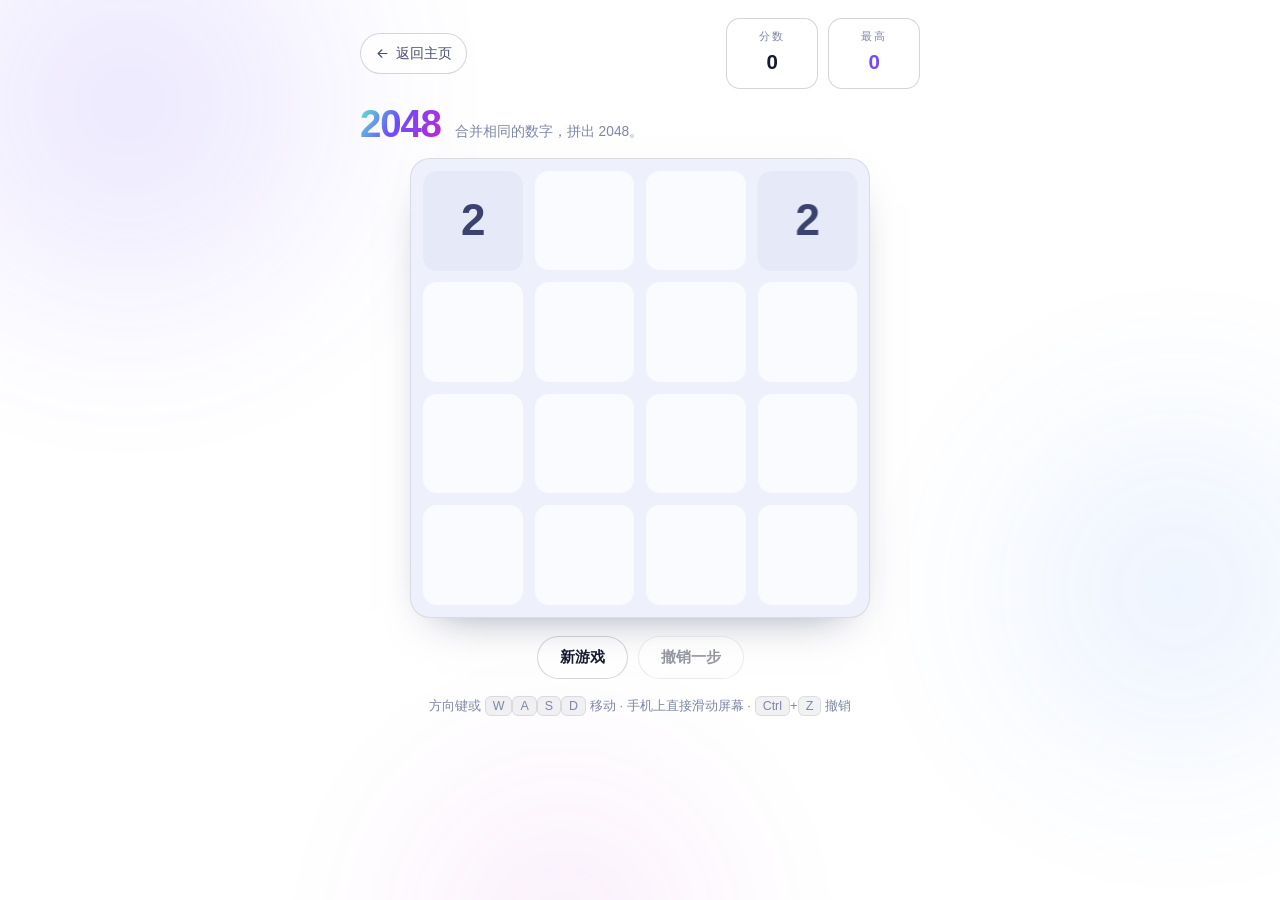
<file: 2048.html>
<!DOCTYPE html>
<html lang="zh-CN">
<head>
<meta charset="UTF-8">
<meta name="viewport" content="width=device-width, initial-scale=1, viewport-fit=cover, user-scalable=no">
<title>2048 · 杨鹏博的小游戏</title>
<meta name="description" content="一个用原生 HTML / CSS / JavaScript 手写的 2048：方向键或滑动合并数字，争取拼出 2048。">
<meta name="theme-color" content="#ffffff">
<link rel="icon" href="assets/favicon.svg" type="image/svg+xml">
<style>
  :root{
    --bg:#ffffff;
    --text:#151a2e;
    --text-2:#47506e;
    --text-3:#7d87a6;
    --violet:#6d4dfa;
    --blue:#3b82f6;
    --pink:#c026d3;
    --stroke:rgba(21,26,46,.10);
    --stroke-2:rgba(21,26,46,.18);
    --grad:linear-gradient(120deg,#5eead4,#6d4dfa 45%,#c026d3);
    --board:#eef1fb;
    --cell:rgba(255,255,255,.72);
    --ease:cubic-bezier(.16,1,.3,1);
    --font:"Inter var","Inter",-apple-system,BlinkMacSystemFont,"Segoe UI","PingFang SC","Hiragino Sans GB","Microsoft YaHei",sans-serif;
    /* 棋盘几何：JS 会读取这几个值来摆放方块 */
    --gap:12px;
    --pad:12px;
    --radius:14px;
    --slide:.13s;            /* 方块平移时长 */
    --size:min(88vw, 460px, calc(100svh - 320px));
  }
  @media (max-width: 640px){ :root{ --gap:9px; --pad:9px; --radius:11px; } }
  @media (max-height: 780px){ :root{ --size:min(88vw, 460px, calc(100svh - 286px)); } }

  *,*::before,*::after{ box-sizing:border-box; margin:0; padding:0; }
  body{
    min-height:100svh; background:var(--bg); color:var(--text);
    font-family:var(--font); line-height:1.7;
    display:flex; flex-direction:column; align-items:center;
    padding:18px 16px calc(18px + env(safe-area-inset-bottom));
    -webkit-font-smoothing:antialiased;
    overscroll-behavior:none;
    -webkit-tap-highlight-color:transparent;
  }
  /* 背景：与主页一致的蓝紫光斑 */
  .bgfx{ position:fixed; inset:0; z-index:-1; overflow:hidden; background:var(--bg); }
  .bgfx i{ position:absolute; border-radius:50%; filter:blur(80px); opacity:.30; }
  .bgfx i:nth-child(1){ width:52vmax; height:52vmax; left:-16vmax; top:-18vmax; background:radial-gradient(circle,rgba(109,77,250,.55),transparent 62%); }
  .bgfx i:nth-child(2){ width:44vmax; height:44vmax; right:-14vmax; top:24vmax; background:radial-gradient(circle,rgba(59,130,246,.42),transparent 62%); }
  .bgfx i:nth-child(3){ width:40vmax; height:40vmax; left:24vmax; bottom:-22vmax; background:radial-gradient(circle,rgba(192,38,211,.32),transparent 62%); }

  .wrap{ width:min(560px,100%); }

  /* 顶栏 */
  .top{ display:flex; align-items:center; gap:12px; margin-bottom:16px; }
  .back{
    display:inline-flex; align-items:center; gap:6px; padding:8px 14px; border-radius:999px;
    font-size:.86rem; color:var(--text-2); border:1px solid var(--stroke-2);
    background:rgba(255,255,255,.7); transition:color .3s, background .3s, transform .3s var(--ease);
    text-decoration:none;
  }
  .back:hover{ color:var(--violet); background:#fff; transform:translateY(-2px); }
  .spacer{ flex:1 }

  /* 计分 */
  .scores{ display:flex; gap:10px; }
  .score{
    position:relative; min-width:92px; padding:8px 14px; border-radius:14px; text-align:center;
    background:rgba(255,255,255,.72); border:1px solid var(--stroke-2);
    transition:transform .25s var(--ease);
  }
  .score span{ display:block; font-size:.68rem; letter-spacing:.16em; text-transform:uppercase; color:var(--text-3); }
  .score b{ display:block; font-size:1.28rem; font-variant-numeric:tabular-nums; letter-spacing:-.01em; }
  .score.best b{ background:var(--grad); -webkit-background-clip:text; background-clip:text; -webkit-text-fill-color:transparent; }
  .score.bump{ transform:scale(1.06); }
  /* 加分浮字 */
  .gain{
    position:absolute; left:50%; top:2px; transform:translateX(-50%);
    font-size:.9rem; font-weight:800; color:var(--violet); pointer-events:none;
    animation:gainUp .7s var(--ease) forwards;
  }
  @keyframes gainUp{ from{ opacity:0; transform:translate(-50%,6px) } 30%{ opacity:1 } to{ opacity:0; transform:translate(-50%,-16px) } }

  .head{ display:flex; align-items:flex-end; gap:14px; margin-bottom:14px; flex-wrap:wrap; }
  h1{ font-size:clamp(1.7rem,6vw,2.4rem); line-height:1; letter-spacing:-.03em;
      background:var(--grad); -webkit-background-clip:text; background-clip:text; -webkit-text-fill-color:transparent; }
  .tagline{ font-size:.86rem; color:var(--text-3); }

  /* 棋盘 */
  .board-wrap{ position:relative; width:var(--size); height:var(--size); margin:0 auto; touch-action:none; }
  .board{
    position:absolute; inset:0; border-radius:calc(var(--radius) + 6px);
    background:var(--board); border:1px solid var(--stroke);
    box-shadow:0 18px 44px -26px rgba(30,37,80,.55);
    padding:var(--pad);
    transition:transform .12s var(--ease);
  }
  /* 无效移动时轻微抖动，给出明确手感 */
  .board.shake{ animation:shake .22s ease }
  @keyframes shake{
    0%,100%{ transform:translate3d(0,0,0) }
    25%{ transform:translate3d(-2px,0,0) }
    75%{ transform:translate3d(2px,0,0) }
  }
  .cells{ position:absolute; inset:var(--pad); display:grid; grid-template-columns:repeat(4,1fr); grid-template-rows:repeat(4,1fr); gap:var(--gap); }
  .cells i{ border-radius:var(--radius); background:var(--cell); }
  .tiles{ position:absolute; inset:var(--pad); }
  .tile{
    position:absolute; left:0; top:0;
    display:grid; place-items:center; border-radius:var(--radius);
    font-weight:800; letter-spacing:-.02em; font-variant-numeric:tabular-nums;
    transition:transform var(--slide) var(--ease), background .18s, color .18s, box-shadow .3s;
    will-change:transform;
    backface-visibility:hidden;
  }
  .tile.is-new{ animation:tileIn .16s var(--ease) }
  .tile.is-merged{ animation:tilePop .2s var(--ease) }
  @keyframes tileIn{ from{ transform:var(--pos) scale(.35); opacity:.2 } to{ transform:var(--pos) scale(1); opacity:1 } }
  @keyframes tilePop{
    0%{ transform:var(--pos) scale(1) }
    55%{ transform:var(--pos) scale(1.17) }
    100%{ transform:var(--pos) scale(1) }
  }

  /* 方块配色：低数值走蓝紫，高数值逐步转向粉/金，和站点色调一致 */
  .v2{ background:#e6e9f8; color:#3b4270 }
  .v4{ background:#d5daf6; color:#333a66 }
  .v8{ background:linear-gradient(135deg,#8b74ff,#6d4dfa); color:#fff }
  .v16{ background:linear-gradient(135deg,#6d4dfa,#4f46e5); color:#fff }
  .v32{ background:linear-gradient(135deg,#4f46e5,#3b82f6); color:#fff }
  .v64{ background:linear-gradient(135deg,#3b82f6,#0ea5e9); color:#fff }
  .v128{ background:linear-gradient(135deg,#0ea5e9,#22d3ee); color:#04222b }
  .v256{ background:linear-gradient(135deg,#14b8a6,#5eead4); color:#062b26 }
  .v512{ background:linear-gradient(135deg,#c026d3,#a21caf); color:#fff }
  .v1024{ background:linear-gradient(135deg,#a21caf,#f43f5e); color:#fff }
  .v2048{ background:var(--grad); color:#fff; box-shadow:0 0 0 2px rgba(109,77,250,.35), 0 12px 30px -12px rgba(109,77,250,.9) }
  .vbig{ background:#151a2e; color:#ffd894 }

  /* 覆盖层 */
  .overlay{
    position:absolute; inset:0; border-radius:calc(var(--radius) + 6px);
    display:none; place-items:center; text-align:center; padding:20px;
    background:rgba(255,255,255,.86);
    backdrop-filter:blur(6px); -webkit-backdrop-filter:blur(6px);
    animation:fade .25s var(--ease);
  }
  .overlay.on{ display:grid }
  @keyframes fade{ from{ opacity:0 } to{ opacity:1 } }
  .overlay h2{ font-size:clamp(1.4rem,5vw,1.9rem); letter-spacing:-.02em; }
  .overlay p{ margin-top:8px; color:var(--text-2); font-size:.92rem; }
  .overlay .btns{ display:flex; gap:10px; flex-wrap:wrap; justify-content:center; margin-top:18px; }

  .btn{
    display:inline-flex; align-items:center; gap:8px; padding:11px 22px; border-radius:999px;
    font-size:.92rem; font-weight:600; border:1px solid var(--stroke-2); cursor:pointer;
    background:rgba(255,255,255,.8); color:var(--text);
    transition:transform .35s var(--ease), background .3s, box-shadow .3s, color .3s;
  }
  .btn:hover{ transform:translateY(-2px); background:#fff }
  .btn:active{ transform:translateY(0) scale(.97) }
  .btn--primary{ background:var(--grad); color:#fff; border-color:transparent; box-shadow:0 16px 34px -18px rgba(109,77,250,.9) }
  .btn--primary:hover{ box-shadow:0 22px 44px -18px rgba(109,77,250,1) }
  .btn[disabled]{ opacity:.45; cursor:default; transform:none }
  .btn[disabled]:hover{ transform:none; background:rgba(255,255,255,.8) }

  /* 控制区 */
  .controls{ display:flex; gap:10px; flex-wrap:wrap; justify-content:center; margin-top:18px }
  .tips{ margin-top:16px; text-align:center; font-size:.82rem; color:var(--text-3) }
  .tips kbd{
    font-family:inherit; font-size:.78rem; padding:2px 7px; border-radius:6px;
    background:rgba(21,26,46,.06); border:1px solid var(--stroke);
  }
  @media (max-width:640px){ .tips .kb-only{ display:none } }
  @media print{ .bgfx,.controls,.tips{ display:none } }
  @media (prefers-reduced-motion: reduce){
    *{ animation-duration:.001ms !important; transition-duration:.001ms !important }
  }
</style>
</head>
<body>
<div class="bgfx" aria-hidden="true"><i></i><i></i><i></i></div>

<div class="wrap">
  <div class="top">
    <a class="back" href="index.html">
      <svg viewBox="0 0 24 24" width="15" height="15" aria-hidden="true"><path d="M19 12H5M11 6l-6 6 6 6" fill="none" stroke="currentColor" stroke-width="1.8" stroke-linecap="round" stroke-linejoin="round"/></svg>
      返回主页
    </a>
    <span class="spacer"></span>
    <div class="scores">
      <div class="score" id="scoreBox"><span>分数</span><b id="score">0</b></div>
      <div class="score best" id="bestBox"><span>最高</span><b id="best">0</b></div>
    </div>
  </div>

  <div class="head">
    <h1>2048</h1>
    <p class="tagline">合并相同的数字，拼出 2048。</p>
  </div>

  <div class="board-wrap" id="boardWrap">
    <div class="board" id="board">
      <div class="cells" aria-hidden="true">
        <i></i><i></i><i></i><i></i>
        <i></i><i></i><i></i><i></i>
        <i></i><i></i><i></i><i></i>
        <i></i><i></i><i></i><i></i>
      </div>
      <div class="tiles" id="tiles"></div>
    </div>
    <div class="overlay" id="overlay">
      <div>
        <h2 id="ovTitle">游戏结束</h2>
        <p id="ovText"></p>
        <div class="btns">
          <button class="btn btn--primary" id="ovMain" type="button">再来一局</button>
          <button class="btn" id="ovUndo" type="button">撤销一步</button>
        </div>
      </div>
    </div>
  </div>

  <div class="controls">
    <button class="btn" id="newGame" type="button">新游戏</button>
    <button class="btn" id="undoBtn" type="button">撤销一步</button>
  </div>

  <p class="tips">
    <span class="kb-only">方向键或 <kbd>W</kbd><kbd>A</kbd><kbd>S</kbd><kbd>D</kbd> 移动 · </span>
    手机上直接滑动屏幕 · <kbd>Ctrl</kbd>+<kbd>Z</kbd> 撤销
  </p>
</div>

<script>
(function () {
  'use strict';

  var SIZE = 4;                 // 棋盘边长，想改 5×5 就改这里
  var TARGET = 2048;
  var MOVE_DELAY = 120;         // 单次移动的动画节流（毫秒），比 CSS 过渡略短以免手感发黏
  var MAX_QUEUE = 3;            // 最多预排 3 步，防止手速过快时画面追不上

  var tilesEl  = document.getElementById('tiles');
  var boardEl  = document.getElementById('board');
  var scoreEl  = document.getElementById('score');
  var bestEl   = document.getElementById('best');
  var scoreBox = document.getElementById('scoreBox');
  var overlay  = document.getElementById('overlay');
  var ovTitle  = document.getElementById('ovTitle');
  var ovText   = document.getElementById('ovText');
  var ovMain   = document.getElementById('ovMain');
  var ovUndo   = document.getElementById('ovUndo');
  var undoBtn  = document.getElementById('undoBtn');

  var STORE_BEST = 'ypb-2048-best';

  var grid, tiles, nodes, score, best = 0, uid = 0;
  var over = false, won = false, keepPlaying = false;
  var history = [];
  var queue = [];
  var moveTimer = null;

  try { best = parseInt(localStorage.getItem(STORE_BEST) || '0', 10) || 0; } catch (e) { best = 0; }
  bestEl.textContent = best;

  /* ---------------- 几何 ---------------- */
  function geo() {
    var cs = getComputedStyle(document.documentElement);
    var gap = parseFloat(cs.getPropertyValue('--gap')) || 12;
    var pad = parseFloat(cs.getPropertyValue('--pad')) || 12;
    var w = boardEl.clientWidth;
    var cell = (w - pad * 2 - gap * (SIZE - 1)) / SIZE;
    return { gap: gap, pad: pad, cell: cell };
  }

  /* ---------------- 状态 ---------------- */
  function emptyGrid() {
    var g = [];
    for (var r = 0; r < SIZE; r++) { var row = []; for (var c = 0; c < SIZE; c++) row.push(null); g.push(row); }
    return g;
  }
  function freeCells() {
    var out = [];
    for (var r = 0; r < SIZE; r++) for (var c = 0; c < SIZE; c++) if (!grid[r][c]) out.push({ r: r, c: c });
    return out;
  }
  function spawn() {
    var free = freeCells();
    if (!free.length) return null;
    var s = free[(Math.random() * free.length) | 0];
    var t = { id: ++uid, value: Math.random() < 0.9 ? 2 : 4, r: s.r, c: s.c, isNew: true };
    grid[s.r][s.c] = t;
    tiles.push(t);
    return t;
  }

  /* ---------------- 渲染 ---------------- */
  function classFor(v) { return v <= 2048 ? 'v' + v : 'vbig'; }
  function fontFor(v, cell) {
    var len = String(v).length;
    var ratio = len <= 2 ? 0.44 : (len === 3 ? 0.36 : (len === 4 ? 0.29 : 0.24));
    return Math.max(12, Math.round(cell * ratio));
  }

  function render() {
    var g = geo();
    var alive = Object.create(null);

    for (var i = 0; i < tiles.length; i++) {
      var t = tiles[i];
      var node = nodes[t.id];
      if (!node) {
        node = document.createElement('div');
        node.className = 'tile';
        tilesEl.appendChild(node);
        nodes[t.id] = node;
        t.isNew = true;
      }
      alive[t.id] = true;

      node.textContent = t.value;
      node.style.width = g.cell + 'px';
      node.style.height = g.cell + 'px';
      node.style.fontSize = fontFor(t.value, g.cell) + 'px';

      var x = t.c * (g.cell + g.gap);
      var y = t.r * (g.cell + g.gap);
      var pos = 'translate3d(' + x + 'px,' + y + 'px,0)';
      node.style.setProperty('--pos', pos);
      node.style.transform = pos;

      var cls = 'tile ' + classFor(t.value);
      if (t.isNew) cls += ' is-new';
      if (t.merged) cls += ' is-merged';
      if (node.className !== cls) node.className = cls;

      t.isNew = false;
      t.merged = false;
    }

    for (var id in nodes) {
      if (!alive[id]) {
        var dead = nodes[id];
        if (dead.parentNode) dead.parentNode.removeChild(dead);
        delete nodes[id];
      }
    }
  }

  function clearBoard() {
    for (var id in nodes) { if (nodes[id].parentNode) nodes[id].parentNode.removeChild(nodes[id]); }
    nodes = Object.create(null);
    tiles = [];
  }

  function paintScore() { scoreEl.textContent = score; bestEl.textContent = best; }

  function flashGain(amount) {
    if (!amount) return;
    var el = document.createElement('span');
    el.className = 'gain';
    el.textContent = '+' + amount;
    scoreBox.appendChild(el);
    window.setTimeout(function () { if (el.parentNode) el.parentNode.removeChild(el); }, 720);
    scoreBox.classList.add('bump');
    window.setTimeout(function () { scoreBox.classList.remove('bump'); }, 200);
  }

  function saveBest() {
    if (score > best) {
      best = score;
      try { localStorage.setItem(STORE_BEST, String(best)); } catch (e) {}
    }
    paintScore();
  }

  /* ---------------- 移动内核 ---------------- */
  function lineOf(dir, index) {
    var out = [];
    for (var i = 0; i < SIZE; i++) {
      if (dir === 'left')       out.push({ r: index, c: i });
      else if (dir === 'right') out.push({ r: index, c: SIZE - 1 - i });
      else if (dir === 'up')    out.push({ r: i, c: index });
      else                      out.push({ r: SIZE - 1 - i, c: index });
    }
    return out;
  }

  function snapshot() {
    return {
      score: score, won: won, keepPlaying: keepPlaying,
      tiles: tiles.map(function (t) { return { id: t.id, value: t.value, r: t.r, c: t.c }; })
    };
  }

  /* 执行一步；返回 { moved, gained } */
  function apply(dir) {
    var moved = false, gained = 0;
    var removed = Object.create(null);

    for (var i = 0; i < SIZE; i++) {
      var line = lineOf(dir, i);

      // 1) 按方向收集现有方块
      var seq = [];
      for (var k = 0; k < line.length; k++) {
        var cell = line[k];
        var t = grid[cell.r][cell.c];
        if (t) seq.push(t);
      }

      // 2) 合并同值相邻项
      var out = [];
      for (var n = 0; n < seq.length; n++) {
        if (n + 1 < seq.length && seq[n].value === seq[n + 1].value) {
          var keep = seq[n], gone = seq[n + 1];
          keep.value *= 2;
          keep.merged = true;
          keep.isNew = false;
          gained += keep.value;
          removed[gone.id] = true;
          out.push(keep);
          if (keep.value >= TARGET) won = true;
          n++;
        } else {
          out.push(seq[n]);
        }
      }

      // 3) 落位
      for (var m = 0; m < line.length; m++) {
        var p = line[m];
        var tile = out[m] || null;
        grid[p.r][p.c] = tile;
        if (tile) {
          if (tile.r !== p.r || tile.c !== p.c) { moved = true; tile.r = p.r; tile.c = p.c; }
        }
      }
    }

    // 有合并就一定算「发生了移动」
    if (gained > 0) moved = true;

    if (!moved) return { moved: false, gained: 0, removed: null };

    tiles = tiles.filter(function (t) { return !removed[t.id]; });
    return { moved: true, gained: gained, removed: removed };
  }

  /* ---------------- 一次完整的回合 ---------------- */
  function doMove(dir) {
    if (over) return false;
    if (!keepPlaying && won) return false;

    var before = snapshot();
    var res = apply(dir);

    if (!res.moved) {
      // 无效移动：给一点抖动反馈，不消耗任何状态
      boardEl.classList.remove('shake');
      void boardEl.offsetWidth;
      boardEl.classList.add('shake');
      window.setTimeout(function () { boardEl.classList.remove('shake'); }, 240);
      if (noMovesLeft()) endGame();
      return false;
    }

    history.push(before);
    if (history.length > 40) history.shift();

    score += res.gained;
    spawn();
    render();
    saveBest();
    flashGain(res.gained);
    syncUndo();

    if (won && !keepPlaying) { showOverlay('win'); return true; }
    if (noMovesLeft()) endGame();
    return true;
  }

  function noMovesLeft() {
    if (freeCells().length) return false;
    for (var r = 0; r < SIZE; r++) {
      for (var c = 0; c < SIZE; c++) {
        var v = grid[r][c] && grid[r][c].value;
        if (c + 1 < SIZE && grid[r][c + 1] && grid[r][c + 1].value === v) return false;
        if (r + 1 < SIZE && grid[r + 1][c] && grid[r + 1][c].value === v) return false;
      }
    }
    return true;
  }

  /* ---------------- 输入排队：连按不丢步，动画不打架 ---------------- */
  function enqueue(dir) {
    if (over) return;
    if (!keepPlaying && won) return;
    if (queue.length >= MAX_QUEUE) return;
    if (queue.length && queue[queue.length - 1] === dir) return;   // 同方向连按不叠加
    queue.push(dir);
    pump();
  }

  function pump() {
    if (moveTimer || !queue.length) return;
    var dir = queue.shift();
    doMove(dir);
    moveTimer = window.setTimeout(function () {
      moveTimer = null;
      if (queue.length) pump();
      else syncUndo();
    }, MOVE_DELAY);
  }

  function syncUndo() {
    var has = history.length > 0;
    if (undoBtn) undoBtn.disabled = !has;
    if (ovUndo) ovUndo.disabled = !has;
  }

  /* ---------------- 结束 / 胜利 / 撤销 ---------------- */
  function showOverlay(kind) {
    over = true;
    queue.length = 0;
    overlay.classList.add('on');
    if (kind === 'win') {
      ovTitle.textContent = '拼出 2048 了！';
      ovText.textContent = '总分 ' + score + '。可以继续挑战更大的数字。';
      ovMain.textContent = '继续挑战';
      ovMain.dataset.act = 'continue';
    } else {
      ovTitle.textContent = '没有可移动的格子了';
      ovText.textContent = '本局得分 ' + score + '，最高分 ' + best + '。';
      ovMain.textContent = '再来一局';
      ovMain.dataset.act = 'restart';
    }
    syncUndo();
  }
  function endGame() { if (!over) showOverlay('lose'); }
  function hideOverlay() { overlay.classList.remove('on'); ovMain.dataset.act = 'restart'; }

  function undo() {
    if (!history.length) return;
    var s = history.pop();
    queue.length = 0;
    if (moveTimer) { window.clearTimeout(moveTimer); moveTimer = null; }

    grid = emptyGrid();
    clearBoard();
    s.tiles.forEach(function (t) {
      var tile = { id: t.id, value: t.value, r: t.r, c: t.c };
      tiles.push(tile);
      grid[t.r][t.c] = tile;
    });
    score = s.score; won = s.won; keepPlaying = s.keepPlaying;
    over = false;
    hideOverlay();
    render();
    paintScore();
    syncUndo();
  }

  /* ---------------- 新游戏 ---------------- */
  function start() {
    queue.length = 0;
    if (moveTimer) { window.clearTimeout(moveTimer); moveTimer = null; }
    grid = emptyGrid();
    clearBoard();
    score = 0; uid = 0; over = false; won = false; keepPlaying = false;
    history = [];
    hideOverlay();
    spawn(); spawn();
    render();
    paintScore();
    syncUndo();
  }

  /* ---------------- 输入 ---------------- */
  var KEYMAP = {
    ArrowLeft: 'left', ArrowRight: 'right', ArrowUp: 'up', ArrowDown: 'down',
    a: 'left', d: 'right', w: 'up', s: 'down',
    A: 'left', D: 'right', W: 'up', S: 'down',
    h: 'left', l: 'right', k: 'up', j: 'down'
  };

  document.addEventListener('keydown', function (e) {
    if ((e.ctrlKey || e.metaKey) && (e.key === 'z' || e.key === 'Z')) { e.preventDefault(); undo(); return; }
    if (e.key === 'r' || e.key === 'R') {
      if (!e.ctrlKey && !e.metaKey) { e.preventDefault(); start(); return; }
    }
    var dir = KEYMAP[e.key];
    if (!dir) return;
    e.preventDefault();
    enqueue(dir);
  });

  /* 触控：记录起点与时间，按方向 + 距离判定，短促滑动也能识别 */
  var touch = null;
  var wrap = document.getElementById('boardWrap');

  function touchStart(e) {
    if (e.touches.length !== 1) return;
    var t = e.touches[0];
    touch = { x: t.clientX, y: t.clientY, at: Date.now() };
  }
  function touchEnd(e) {
    if (!touch) return;
    var t = e.changedTouches[0];
    var dx = t.clientX - touch.x, dy = t.clientY - touch.y;
    var dt = Date.now() - touch.at;
    touch = null;

    var adx = Math.abs(dx), ady = Math.abs(dy);
    // 快滑（<250ms）放宽到 18px，慢滑要求 30px，避免误触
    var need = dt < 250 ? 18 : 30;
    if (Math.max(adx, ady) < need) return;
    enqueue(adx > ady ? (dx > 0 ? 'right' : 'left') : (dy > 0 ? 'down' : 'up'));
  }

  if (wrap) {
    wrap.addEventListener('touchstart', touchStart, { passive: true });
    wrap.addEventListener('touchend', touchEnd, { passive: true });
    // 阻止移动端双击缩放，避免快速连滑被浏览器当成缩放
    wrap.addEventListener('touchmove', function (e) { if (e.cancelable) e.preventDefault(); }, { passive: false });
  }
  // 桌面端也允许在棋盘上拖拽
  var drag = null;
  if (wrap) {
    wrap.addEventListener('mousedown', function (e) { drag = { x: e.clientX, y: e.clientY }; });
    window.addEventListener('mouseup', function (e) {
      if (!drag) return;
      var dx = e.clientX - drag.x, dy = e.clientY - drag.y;
      drag = null;
      var adx = Math.abs(dx), ady = Math.abs(dy);
      if (Math.max(adx, ady) < 40) return;
      enqueue(adx > ady ? (dx > 0 ? 'right' : 'left') : (dy > 0 ? 'down' : 'up'));
    });
  }

  ovMain.addEventListener('click', function () {
    if (ovMain.dataset.act === 'continue') { keepPlaying = true; over = false; hideOverlay(); return; }
    start();
  });
  if (ovUndo) ovUndo.addEventListener('click', undo);
  if (undoBtn) undoBtn.addEventListener('click', undo);
  document.getElementById('newGame').addEventListener('click', start);

  var resizeTimer = null;
  window.addEventListener('resize', function () {
    if (resizeTimer) window.clearTimeout(resizeTimer);
    resizeTimer = window.setTimeout(render, 80);
  });

  /* ---------------- 对外只读接口（便于自动化测试） ---------------- */
  window.Game2048 = {
    get state() {
      return {
        score: score, best: best, over: over, won: won, keepPlaying: keepPlaying,
        canUndo: history.length > 0, queued: queue.length,
        grid: grid.map(function (row) { return row.map(function (t) { return t ? t.value : 0; }); })
      };
    },
    get tiles() { return tiles.map(function (t) { return { id: t.id, value: t.value, r: t.r, c: t.c }; }); },
    move: doMove,            // 立即执行一步（测试用）
    press: enqueue,          // 走输入队列（等同真实按键）
    undo: undo,
    restart: start
  };

  start();
})();
</script>
</body>
</html>
</file>
